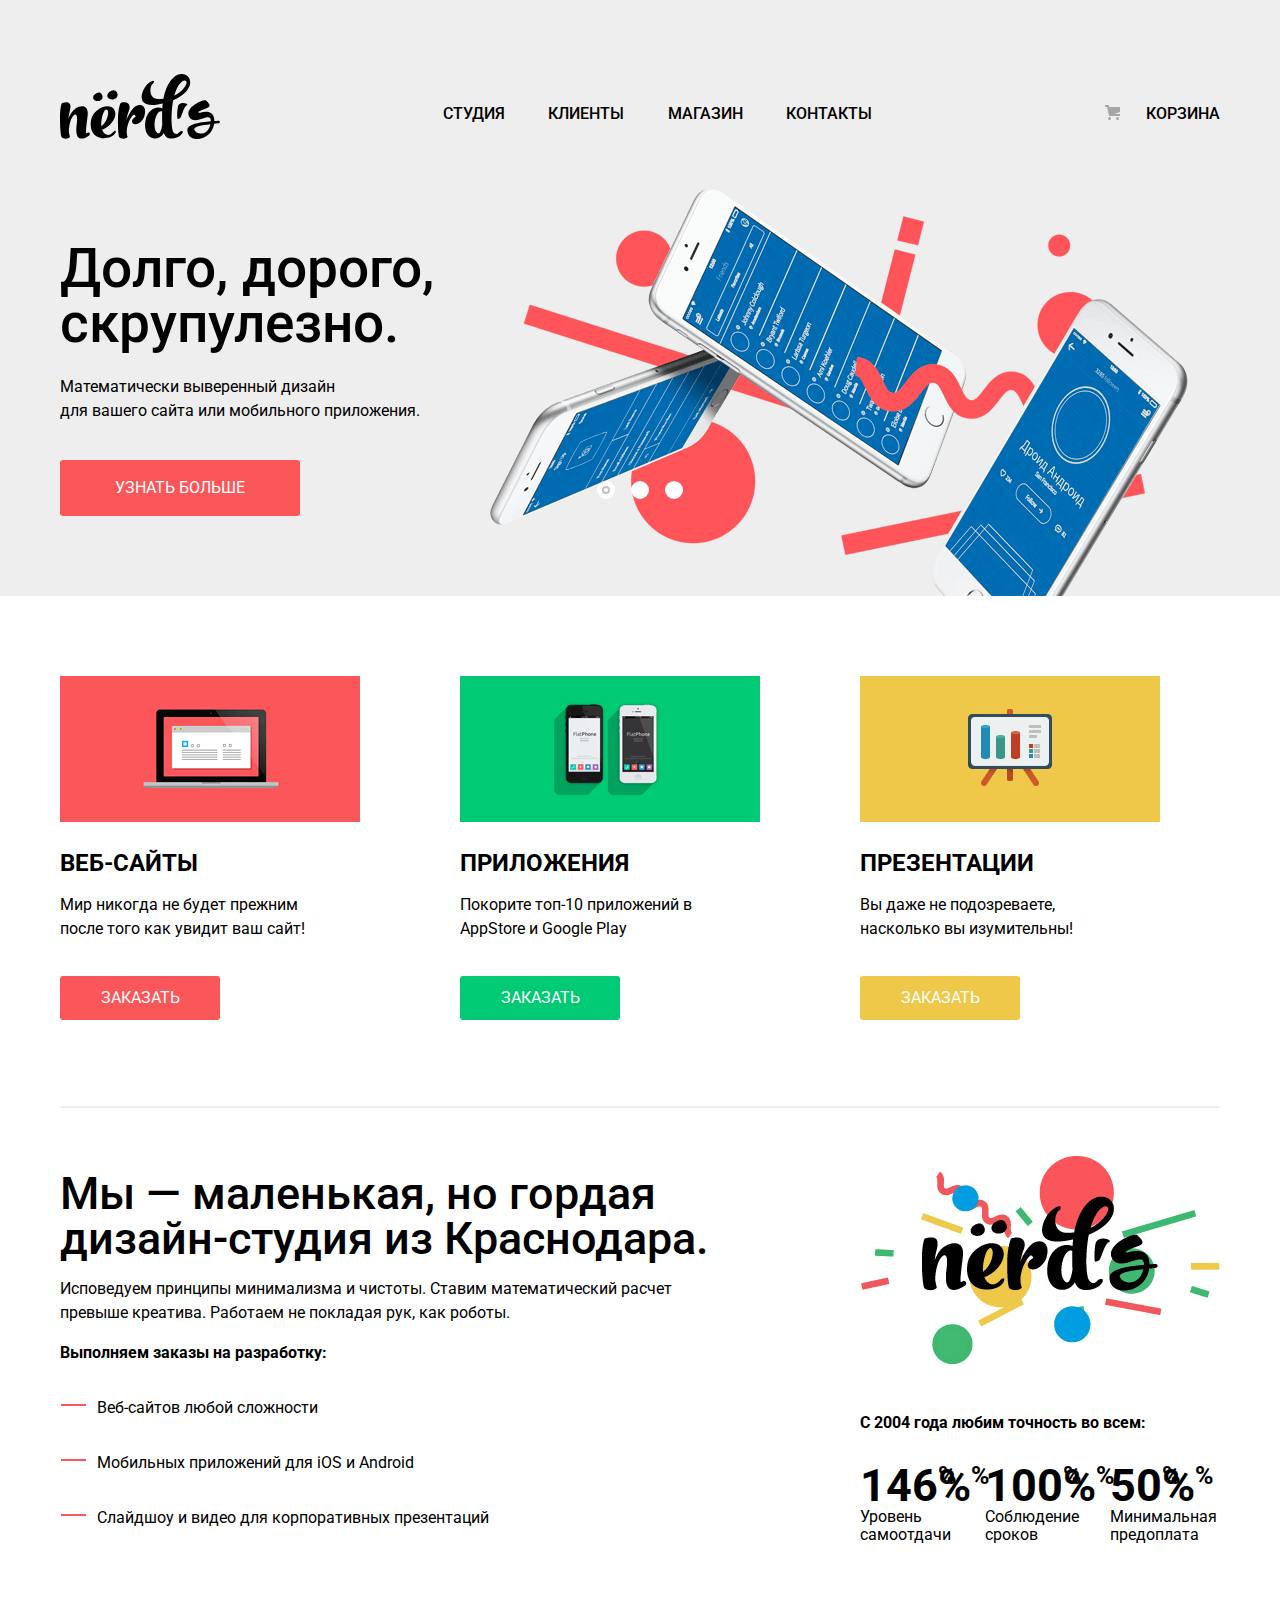
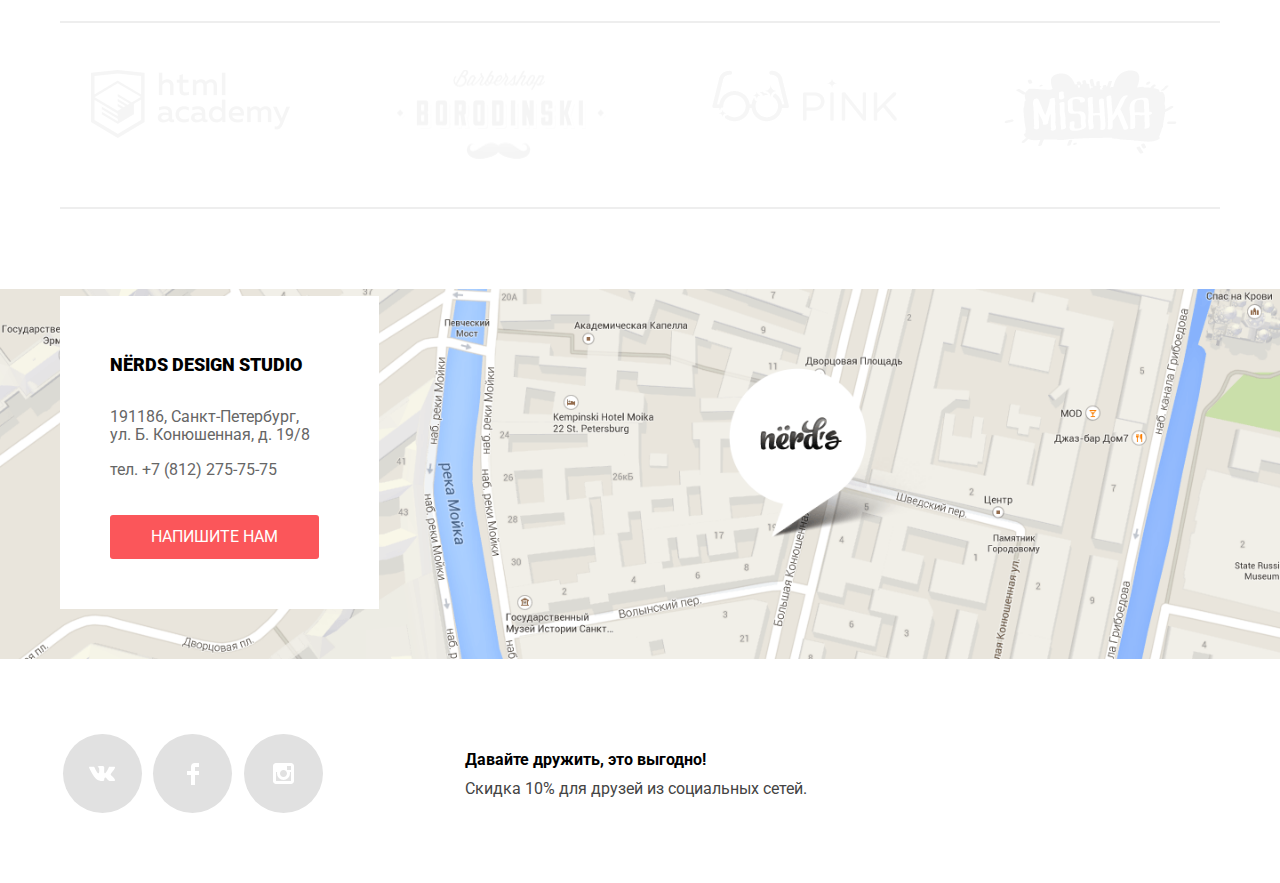
<file: index.html>
<!DOCTYPE html>
<html lang="ru">
  <head>
    <meta charset="UTF-8" />
    <meta name="viewport" content="width=device-width, initial-scale=1.0">
    <meta http-equiv="X-UA-Compatible" content="IE=edge">
    <title>Дизайн-студия Nerds</title>
    <link rel="stylesheet" href="normalize.css" />
    <link rel="stylesheet" href="style.css" />
    <link href="https://fonts.googleapis.com/css?family=Roboto:400,500,700&display=swap&subset=cyrillic" rel="stylesheet">
    <link
      href="https://fonts.googleapis.com/css?family=Indie+Flower"
      rel="stylesheet"
    />
    <link
      href="https://fonts.googleapis.com/css?family=Pacifico"
      rel="stylesheet"
    />
    <link
      href="https://fonts.googleapis.com/css?family=Shadows+Into+Light"
      rel="stylesheet"
    />
  </head>
  <body>
    <header class="main-header">
      <div class="container">
      <nav class="main-navigation">
      
        <a class="main-header-logo"><img src="img/index.logo.svg" width="160" height="65" alt="Логотип дизайн-студии Nerds"
        /></a>

        <ul class="site-navigation">
          <li><a href="#">Студия</a></li>
          <li><a href="#">Клиенты</a></li>
          <li><a href="catalog.html">Магазин</a></li>
          <li><a href="#">Контакты</a></li>
        </ul>
        <ul class="user-navigation">
          <li><a class="shopping-cart" href="#">Корзина</a></li>
        </ul>
        </nav>
        
      <h1 class="visually-hidden">Сайт Nerds</h1>
      <section class="slider">
      
          <h2 class="visually-hidden">Преимущества</h2>
          <input type="radio" id="btn-1" name="toggle" checked>
          <input type="radio" id="btn-2" name="toggle">
          <input type="radio" id="btn-3" name="toggle">
          <div class="slider-controls">
<label for="btn-1"></label>
<label for="btn-2"></label>
<label for="btn-3"></label>
          </div>
          <ul class="slider-list">
        <li class="slider-item">
          <h3>Долго, дорого,</br> скрупулезно.</h3>
          <p>
            Математически выверенный дизайн</br> для вашего сайта или мобильного
            приложения.
          </p>
         <a href="#" class="slider-item-btn btn">Узнать больше</a>
        </li>

        <li class="slider-item">
          <h3>Любим математику</br> как никто другой</h3>
          <p>
            Никакого креатива, только математические формулы</br> для расчета
            идеальных пропорций.
          </p>
         <a href="#" class="slider-item-btn btn">Узнать больше</a>
        </li>

        <li class="slider-item">
          <h3>Только ночь,</br> только хардкор</h3>
          <p>
            Работать днем, как все? Мы против этого.</br> Ближе к полуночи работа
            только начинается.
          </p>
          <a href="#" class="slider-item-btn btn">Узнать больше</a>
        </li>
        </ul>

      </section>
      </div>
    </header>
    <main>
      
      <div class="company container">
      <section class="products">
        <h2 class="visually-hidden">Продукты студии</h2>

        <ul class="products-list">
          <li class="products-item web">
          <img src="img/web.png" width="300" height="146" alt="Веб-сайты">
            <h3>Веб-сайты</h3>
            <p>Мир никогда не будет прежним </br>после того как увидит ваш сайт!</p>
            <a href="#" class="btn">Заказать</a>
          </li>
          <li class="products-item app">
            <img src="img/app.png" width="300" height="146" alt="Приложения">
            <h3>Приложения</h3>
            <p>Покорите топ-10 приложений в AppStore и Google Play</p>
            <a href="#" class="btn">Заказать</a>
          </li>
          <li class="products-item presentation">
            <img src="img/presentation.png" width="300" height="146" alt="Презентации">
            <h3>Презентации</h3>
            <p>Вы даже не подозреваете,</br> насколько вы изумительны!</p>
            <a href="#" class="btn">Заказать</a>
          </li>
        </ul>
      </section>
      <section class="about-us">
        <h2 class="visually-hidden">О студии</h2>
        <div class="left-column">
        <h3>Мы — маленькая, но гордая</br>
дизайн-студия из Краснодара.</h3>
<p>
  Исповедуем принципы минимализма и чистоты. Ставим математический расчет
превыше креатива. Работаем не покладая рук, как роботы.
</p>
<div></div>
<b>Выполняем заказы на разработку:</b>
<ul class="features-list">
	<li>Веб-сайтов любой сложности</li>

	<li>Мобильных приложений для iOS и Android</li>

	<li>Слайдшоу и видео для корпоративных презентаций</li>
</div>
<div class="right-column">
  <img src="img/logo.png" width="360" height="208">
  <div class="statistics">
<b>С 2004 года любим точность во всем:</b>
<ul class="statistics-list">
  <p><li><div class="statistics-item"><span>146</span><span>%</span></div>Уровень самоотдачи</li></p>
  <p><li><div class="statistics-item"><span>100</span><span>%</span></div>Соблюдение сроков</li></p>
  <p><li><div class="statistics-item"><span>50</span><span>%</span></div>Минимальная предоплата</li></p>
  </ul>
  </div>
  </div>
  
        </section>
      <section class="our-clients">
         <h2 class="visually-hidden">Наши клиенты</h2>
        <ul class="our-clients-logo">
          <li><a href="#"><img src="img/html-academy-logo.png" width="199" height="68" alt="Логотип HTML Academy"></a></li>
          <li><a href="#"><img src="img/borodinski-logo.png" width="209" height="90" alt="Логотип барбершопа «Бородинский»"></a></li>
          <li><a href="#"><img src="img/pink-logo.png" width="185" height="52" alt="Логотип Pink"></a></li>
          <li><a href="#"><img src="img/mishka-logo.png" width="173" height="84" alt="Логотип Mishka"></a></li>
        </ul>
      </div>
      </section>
      <section class="map">
      
      <div id="map"></div>
      <p>
        <img
          src="img/map.png"
          width="100%"
          height="auto"
          alt="Офис компании по адресу ул. Большая Конюшенная 19/8, Санкт-Петербург"
        />
        </p>
      
      <div class="contacts container">
        <div class="contacts-info"><h3><b>NЁRDS DESIGN STUDIO</b></h3><p>191186, Санкт-Петербург,</br> 
ул. Б. Конюшенная, д. 19/8</br></p>

<p>тел. +7 (812) 275-75-75</p>
<button class="write-us btn">Напишите нам</button></div>
</div>

      </section>
    </main>
    <footer class="main-footer">
      <div class="container">
        <div class="social">
      <ul>
        <li><a class="social-btn" href="#"><span class="visually-hidden">Вконтакте</span><svg xmlns="http://www.w3.org/2000/svg" width="26" height="15"><path fill="#FFF" d="M16.138 11.51c.956-.309 2.18 2.04 3.483 2.939.978.681 1.727.534 1.727.534l3.473-.05s1.815-.112.957-1.554c-.071-.12-.503-1.069-2.585-3.022-2.177-2.043-1.882-1.712.739-5.244 1.597-2.153 2.236-3.468 2.036-4.028-.192-.539-1.365-.399-1.365-.399L20.69.713c-.381.001-.704.119-.851.515-.003.004-.621 1.666-1.445 3.079-1.741 2.989-2.436 3.148-2.724 2.961-.661-.433-.494-1.737-.494-2.664 0-2.897.432-4.105-.846-4.417-.427-.104-.739-.172-1.828-.182-1.392-.021-2.574 0-3.244.329-.445.223-.786.712-.579.74.26.035.843.16 1.155.586.401.552.389 1.789.389 1.789s.229 3.411-.54 3.834c-.528.29-1.25-.302-2.803-3.016-.793-1.388-1.392-2.922-1.392-2.922s-.116-.285-.326-.441c-.25-.185-.6-.244-.6-.244L.848.684S.29.7.085.946c-.182.218-.015.668-.015.668s2.909 6.881 6.203 10.347c3.02 3.182 6.452 2.971 6.452 2.971h1.555s.469-.054.709-.312c.224-.24.214-.691.214-.691s-.031-2.109.935-2.419z"/></svg></a></li>
        <li><a class="social-btn" href="#"><span class="visually-hidden">Фейсбук</span><svg xmlns="http://www.w3.org/2000/svg" width="12" height="22"><path fill="#FFF" d="M12 4V0H8a4 4 0 00-4 4v4H0v4h4v10h4V12h4V8H8V4h4z"/></svg></a></li>
        <li><a class="social-btn" href="#"><span class="visually-hidden">Инстаграм</span><svg xmlns="http://www.w3.org/2000/svg" width="21" height="21"><path fill="#FFF" d="M18 0H3C1.35 0 0 1.35 0 3v15c0 1.65 1.35 3 3 3h15c1.65 0 3-1.35 3-3V3c0-1.65-1.35-3-3-3zm-7.5 7c1.93 0 3.5 1.57 3.5 3.5S12.43 14 10.5 14 7 12.43 7 10.5 8.57 7 10.5 7zM18 18H3V9h1.181A6.504 6.504 0 004 10.5a6.5 6.5 0 1013 0 6.45 6.45 0 00-.181-1.5H18v9zm0-11h-4V3h4v4z"/></svg></a></li>
      </ul></div>
      <div class="footer-text">
      <b>Давайте дружить, это выгодно!</b><p>Скидка 10% для друзей из социальных сетей.</p>
      </div>
      </div>
      <div class="overlay"></div>
    </footer>
    
    <section class="modal modal-feedback">
      <h2>Напишите нам</h2>
      <form
            class="modal-feedback-form"
            action="https://echo.htmlacademy.ru/"
            method="post"
          >
        <p class="feedback-form"><label for="name">Ваше имя:</label><input
            id="name"
            type="text"
            name="username"
            placeholder="Имя Фамилия"
          /></p>
        <p class="feedack-form"><label for="email">Ваш e-mail:</label><input
            id="email"
            type="email"
            name="email"
            placeholder="email@example.com"
          /></p>
        <p class="feedback-form-textarea"><label for="feedback">Текст письма:</label><textarea id="feedback" name="feedback" placeholder="В свободной форме" rows="5"></textarea></p>
        <button class="btn" type="submit">Отправить</button>
      </form>
      <button class="modal-close" type="button">Закрыть</button>
      
    </section>
    
    <script src="script.js"></script>
      <script
      src="https://api-maps.yandex.ru/2.1/?lang=ru_RU"
      type="text/javascript"
    ></script>
    <script src="map.js" type="text/javascript"></script>
  </body>
</html>
</file>
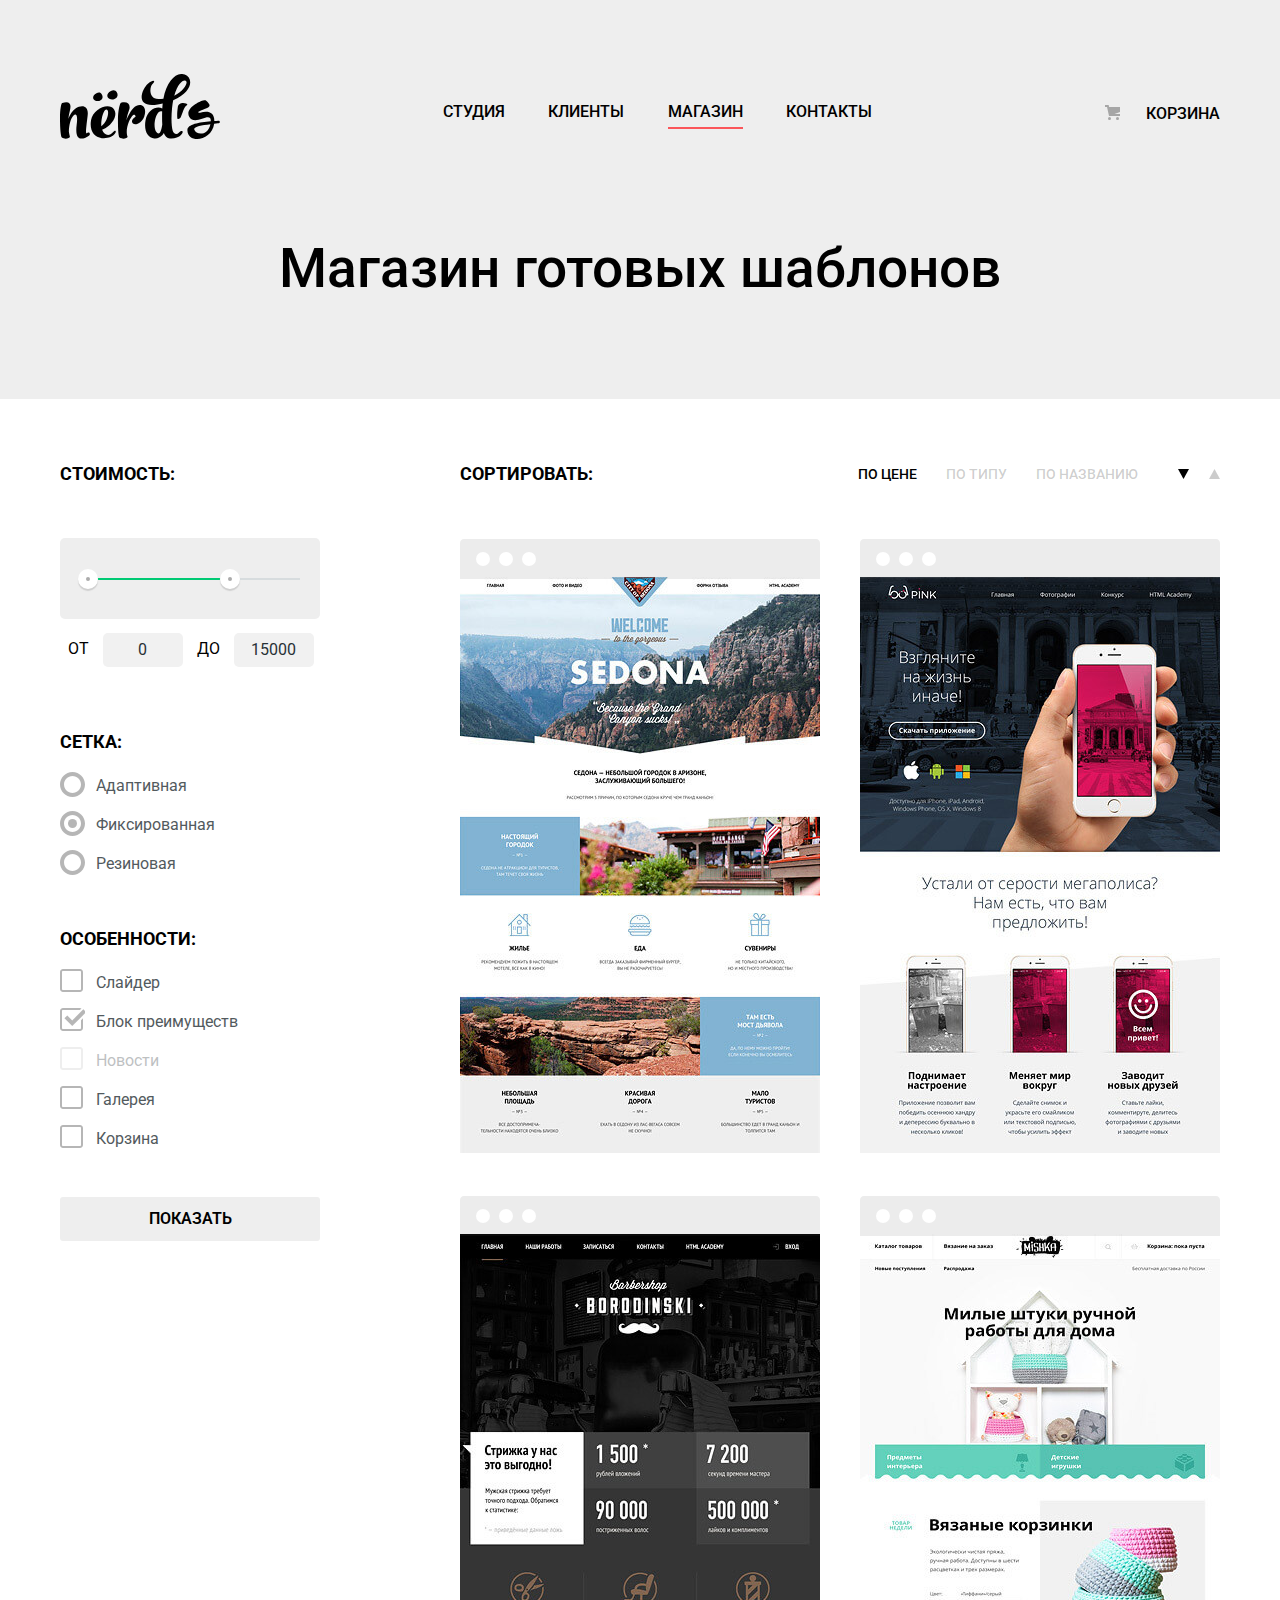
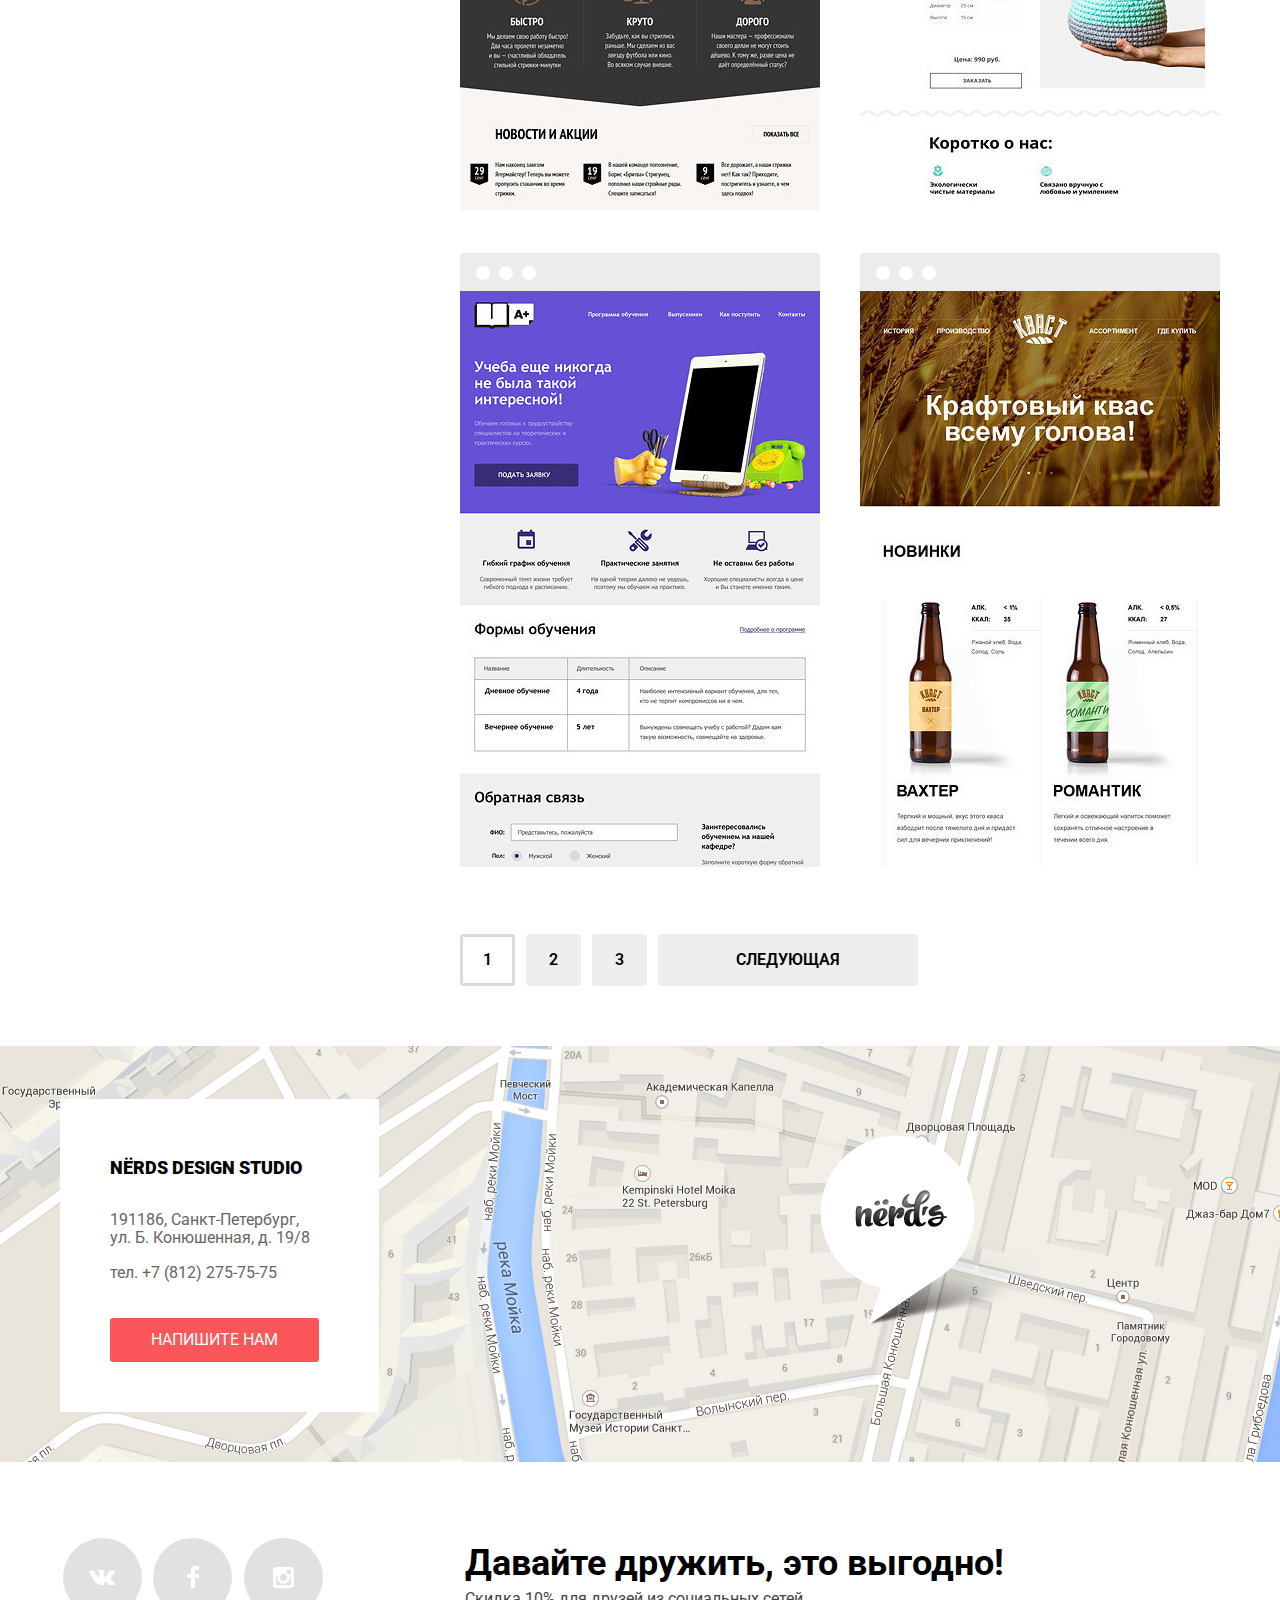
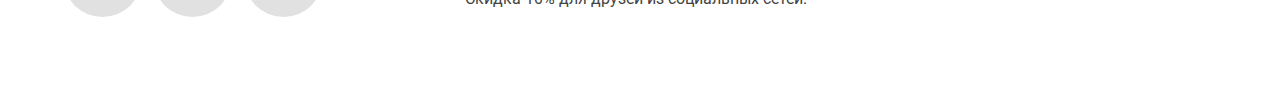
<file: catalog.html>
<!DOCTYPE html>
<html lang="ru">
  <head>
    <meta charset="UTF-8" />
    <meta http-equiv="X-UA-Compatible" content="ie=edge" />
    <title>Каталог работ</title>
    <link rel="stylesheet" href="normalize.css" />
    <link rel="stylesheet" href="style.min.css" />
    <link href="https://fonts.googleapis.com/css?family=Roboto:400,500,700&display=swap&subset=cyrillic" rel="stylesheet">
    <link
      href="https://fonts.googleapis.com/css?family=Indie+Flower"
      rel="stylesheet"
    />
    <link
      href="https://fonts.googleapis.com/css?family=Pacifico"
      rel="stylesheet"
    />
    <link
      href="https://fonts.googleapis.com/css?family=Shadows+Into+Light"
      rel="stylesheet"
    />
  </head>
  <body class="inner-page">
    <header class="main-header">
      <div class="container">
      <nav class="main-navigation">
      
        <a href="index.html" class="main-header-logo"><img src="img/index.logo.svg" width="160" height="65" alt="Логотип дизайн-студии Nerds"
        /></a>

        <ul class="site-navigation">
          <li><a href="#">Студия</a></li>
          <li><a href="#">Клиенты</a></li>
          <li><a class="site-navigation-current" href=#>Магазин</a></li>
          <li><a href="#">Контакты</a></li>
        </ul>
        <ul class="user-navigation">
          <li><a class="shopping-cart" href="#">Корзина</a></li>
        </ul>
        
        </nav>
        <h1 class="visually-hidden">Сайт Nerds</h1>
        <div class="page-title">
        <h2>Магазин готовых шаблонов</h2>
        </div>
        </div>
</header>
<main>
  
  <section class="catalog container">
    <h3 class="visually-hidden">Фильтр шаблонов</h3>
  <section class="filters">
     <h3 class="visually-hidden">Фильтр</h3>
    <form class="filter" method="get" action="https://echo.htmlacademy.ru/">
    <fieldset class="filter-item">
      <legend>Стоимость:</legend>
      <div class="range-filters">
      <div class="range-controls">
        <div class="scale">
          <div class="bar"></div>
          </div>
            <div class="toggle toggle-min"></div>
            <div class="toggle toggle-max"></div>
      </div>
      <div class="price-controls">
      <label class="min-price">от <input name="min-price" type="text" value="0"></label>
      <label class="max-price">до <input name="max-price" type="text" value="15000"></label>
      </div>
      </div>
    </fieldset>
    <fieldset class="layout"> <legend>Сетка:</legend>
    <ul>
      <li class="filter-option"><input class="visually-hidden filter-input filter-input-radio" type="radio" id="adaptive" name="layout" value="adaptive"><label for="adaptive">Адаптивная</label></li>
    <li class="filter-option"><input class="visually-hidden filter-input filter-input-radio" type="radio" id="fixed" name="layout" value="fixed" checked><label for="fixed">Фиксированная</label></li>
    <li class="filter-option"><input class="visually-hidden filter-input filter-input-radio" type="radio" id="liquid" name="layout" value="liquid"><label for="liquid">Резиновая</label></li>
    </ul>
    </fieldset>
    <fieldset class="features">
    <legend>Особенности:</legend>
    <ul>
      <li class="filter-option"><input class="visually-hidden filter-input filter-input-checkbox" type="checkbox" id="slider" name="features" value="slider"><label for="slider">Слайдер</label></li>
    <li class="filter-option"><input class="visually-hidden filter-input filter-input-checkbox" type="checkbox" id="features-block" name="features" value="features-block" checked><label for="features-block">Блок преимуществ</label></li>
    <li class="filter-option"><input class="visually-hidden filter-input filter-input-checkbox" type="checkbox" id="news" name="features" value="news" disabled><label for="news">Новости</label></li>
    <li class="filter-option"><input class="visually-hidden filter-input filter-input-checkbox" type="checkbox" id="gallery" name="features" value="gallery"><label for="gallery">Галерея</label></li>
    <li class="filter-option"><input class="visually-hidden filter-input filter-input-checkbox" type="checkbox" id="shopping-cart" name="features" value="shopping-cart"><label for="shopping-cart">Корзина</label></li>
    </ul>
    </fieldset>
      <button type="submit" class="filter-btn btn">Показать</button>
        </form>
  </section>
<section class="templates">
  <h3 class="visually-hidden">Шаблоны</h3>
  <div class="templates-filter">
  <h4>Сортировать:</h4>
  <ul class="templates-filter-list">
    <li><button class="templates-filter-item active">По цене</button></li>
    <li><button class="templates-filter-item">По типу</button></li>
    <li><button class="templates-filter-item">По названию</button></li>
  </ul>
      <ul class="templates-filter-dir">
    <li><button class="templates-filter-dir-item active"><svg xmlns="http://www.w3.org/2000/svg" width="11" height="10" viewBox="0 0 11 10"><path fill="#231F20" d="M5.5 10L0 0h11"/></svg></button></li>
    <li><button class="templates-filter-dir-item"><svg xmlns="http://www.w3.org/2000/svg" width="11" height="10" viewBox="0 0 11 10"><path fill="#231F20" d="M5.5 0L0 10h11z"/></svg></button></li>
    </ul>
  </div>
  <div class="templates-info">
    <div class="templates-item">
  <div class="templates-img"><img src="img/sedona.jpg" width="360" height="576" alt="Шаблон Sedona"></div>
  <div class="templates-description"><header>Sedona</header><p>Информационный сайт <br> для туристов</p><button class="btn">9 900 руб.</button></div>
  </div>
  <div class="templates-item">
  <div class="templates-img"><img src="img/pink.jpg" width="360" height="576" alt="Шаблон Pink"></div><div class="templates-description"><header>Pink app</header><p>Продуктовый лендинг<br>
приложения для iOS и Android</p><button class="btn">9 900 руб.</button></div></div>
  <div class="templates-item">
  <div class="templates-img"><img src="img/barbershop.jpg" width="360" height="576" alt="Шаблон Barbershop"></div><div class="templates-description"><header>Barbershop</header><p>Сайт салоны красоты.<br>Для мужчин, да.</p><button class="btn">9 900 руб.</button></div></div>
  <div class="templates-item">
  <div class="templates-img"><img src="img/mishka.jpg" width="360" height="576" alt="Шаблон Mishka"></div><div class="templates-description"><header>Mishka</header><p>Интернет-магазин<br> 
вязаных игрушек</p><button class="btn">9 900 руб.</button></div></div>
  <div class="templates-item">
  <div class="templates-img"><img src="img/aplus.jpg" width="360" height="576" alt="Шаблон Aplus"></div><div class="templates-description"><header>A plus</header><p>Лендинг курсов повышения<br> квалификации</p><button class="btn">9 900 руб.</button></div></div>
  <div class="templates-item">
  <div class="templates-img"><img src="img/kvast.jpg" width="360" height="576" alt="Шаблон Kvast"></div><div class="templates-description"><header>Кваст</header><p>Промо-сайт производителя<br>
крафтового кваса</p><button class="btn">9 900 руб.</button></div>
  </div></div>
<ul class="pagination"> 
  
          <li class="pagination-item pagination-item-current"><a>1</a></li>
          <li class="pagination-item"><a href="#">2</a></li>
          <li class="pagination-item"><a href="#">3</a></li>
          <li class="pagination-item"><button class="pagination-btn btn">Следующая</button></li>
</ul>
</section>
</section>
<section class="map">
      <div id="map"></div>
      <div class="map-wrapper">
          <img
            src="img/map.png"
            width="1440"
            height="416"
            alt="Карта офиса компании"
          />
        </div>
      
      <div class="contacts container">
        <div class="contacts-info"><h3><strong>NЁRDS DESIGN STUDIO</strong></h3><p>191186, Санкт-Петербург,<br> 
   ул. Б. Конюшенная, д. 19/8<br></p>

   <p>тел. +7 (812) 275-75-75</p>
   <button class="write-us btn">Напишите нам</button></div>
   </div>

    </section> 
  </main>
    <footer class="main-footer">
      <div class="container">
        <div class="social">
      <ul>
        <li><a class="social-btn" href="#"><span class="visually-hidden">Вконтакте</span><svg xmlns="http://www.w3.org/2000/svg" width="26" height="15"><path fill="#FFF" d="M16.138 11.51c.956-.309 2.18 2.04 3.483 2.939.978.681 1.727.534 1.727.534l3.473-.05s1.815-.112.957-1.554c-.071-.12-.503-1.069-2.585-3.022-2.177-2.043-1.882-1.712.739-5.244 1.597-2.153 2.236-3.468 2.036-4.028-.192-.539-1.365-.399-1.365-.399L20.69.713c-.381.001-.704.119-.851.515-.003.004-.621 1.666-1.445 3.079-1.741 2.989-2.436 3.148-2.724 2.961-.661-.433-.494-1.737-.494-2.664 0-2.897.432-4.105-.846-4.417-.427-.104-.739-.172-1.828-.182-1.392-.021-2.574 0-3.244.329-.445.223-.786.712-.579.74.26.035.843.16 1.155.586.401.552.389 1.789.389 1.789s.229 3.411-.54 3.834c-.528.29-1.25-.302-2.803-3.016-.793-1.388-1.392-2.922-1.392-2.922s-.116-.285-.326-.441c-.25-.185-.6-.244-.6-.244L.848.684S.29.7.085.946c-.182.218-.015.668-.015.668s2.909 6.881 6.203 10.347c3.02 3.182 6.452 2.971 6.452 2.971h1.555s.469-.054.709-.312c.224-.24.214-.691.214-.691s-.031-2.109.935-2.419z"/></svg></a></li>
        <li><a class="social-btn" href="#"><span class="visually-hidden">Фейсбук</span><svg xmlns="http://www.w3.org/2000/svg" width="12" height="22"><path fill="#FFF" d="M12 4V0H8a4 4 0 00-4 4v4H0v4h4v10h4V12h4V8H8V4h4z"/></svg></a></li>
        <li><a class="social-btn" href="#"><span class="visually-hidden">Инстаграм</span><svg xmlns="http://www.w3.org/2000/svg" width="21" height="21"><path fill="#FFF" d="M18 0H3C1.35 0 0 1.35 0 3v15c0 1.65 1.35 3 3 3h15c1.65 0 3-1.35 3-3V3c0-1.65-1.35-3-3-3zm-7.5 7c1.93 0 3.5 1.57 3.5 3.5S12.43 14 10.5 14 7 12.43 7 10.5 8.57 7 10.5 7zM18 18H3V9h1.181A6.504 6.504 0 004 10.5a6.5 6.5 0 1013 0 6.45 6.45 0 00-.181-1.5H18v9zm0-11h-4V3h4v4z"/></svg></a></li>
      </ul></div>
      <div class="footer-text">
      <strong>Давайте дружить, это выгодно!</strong><p>Скидка 10% для друзей из социальных сетей.</p>
      </div>
      </div>
      <div id="overlay"></div>
    </footer>
    
    <section class="modal modal-feedback">
      <h3>Напишите нам</h3>
      <form
            class="modal-feedback-form"
            action="https://echo.htmlacademy.ru/"
            method="post"
          >
        <p class="feedback-form"><label for="name">Ваше имя:</label><input
            id="name"
            type="text"
            name="username"
            placeholder="Имя Фамилия"
          /></p>
        <p class="feedack-form"><label for="email">Ваш e-mail:</label><input
            id="email"
            type="email"
            name="email"
            placeholder="email@example.com"
          /></p>
        <p class="feedback-form-textarea"><label for="feedback">Текст письма:</label><textarea id="feedback" name="feedback" placeholder="В свободной форме" rows="5"></textarea></p>
        <button class="btn" type="submit">Отправить</button>
      </form>
      <button class="modal-close" type="button">Закрыть</button>
    </section>
    <script src="script.min.js"></script>
      <script
      src="https://api-maps.yandex.ru/2.1/?lang=ru_RU"></script>
    <script src="map.min.js"></script>

  </body>
</html>
</file>
<file: style.css>
html {
  -webkit-box-sizing: border-box;
  box-sizing: border-box;
}

body {
  min-width: 1200px;

  padding: 0;
  font-family: Roboto, Arial, sans-serif;
  font-size: 16px;
  line-height: 24px;
  font-weight: 400;
  color: #000000;
  background-color: #ffffff;
  -webkit-box-sizing: border-box;
  box-sizing: border-box;
}
.overlay {
  position: fixed;
  top: 0;
  left: 0;
  right: 0;
  bottom: 0;
  background-color: rgba(0, 0, 0, 0.5);
  opacity: 0;
  pointer-events: none;
  z-index: 998;
}

.overlay .active {
  opacity: 1;
  pointer-events: auto;
}

a {
  text-decoration: none;
}

.visually-hidden:not(:focus):not(:active),
input[type="checkbox"].visually-hidden,
input[type="radio"].visually-hidden {
  position: absolute;

  width: 1px;
  height: 1px;
  margin: -1px;
  border: 0;
  padding: 0;

  white-space: nowrap;

  -webkit-clip-path: inset(100%);

  clip-path: inset(100%);
  clip: rect(0 0 0 0);
  overflow: hidden;
}

.main-header {
  background-color: #eeeeee;
}

.main-header-logo {
  display: block;
  width: 160px;
  height: 65px;
  margin-left: -140px;
  opacity: 1;
}

.main-header-logo:hover,
.main-header-logo:focus {
  opacity: 0.7;
}

.main-header-logo:active {
  opacity: 0.3;
}

.main-navigation {
  line-height: 30px;
  text-transform: uppercase;
  color: #000000;
  display: -webkit-box;
  display: -ms-flexbox;
  display: flex;
  -webkit-box-pack: justify;
  -ms-flex-pack: justify;
  justify-content: space-between;
  -ms-flex-wrap: wrap;
  flex-wrap: wrap;
  -webkit-box-align: end;
  -ms-flex-align: end;
  align-items: flex-end;
  font-weight: 500;
  padding-top: 74px;
  margin-left: 140px;
}

.site-navigation,
.user-navigation {
  list-style: none;
  margin: 0;
  padding: 0;
  display: -webkit-box;
  display: -ms-flexbox;
  display: flex;
  -webkit-box-pack: justify;
  -ms-flex-pack: justify;
  justify-content: space-between;
}

.site-navigation a,
.user-navigation a {
  color: #000000;
  display: block;
  margin-bottom: 10px;
}

.site-navigation:not(:last-of-type) a {
  margin-right: 10px;
}

.site-navigation {
  -ms-flex-preferred-size: 440px;
  flex-basis: 440px;
  display: -webkit-box;
  display: -ms-flexbox;
  display: flex;
  -ms-flex-wrap: wrap;
  flex-wrap: wrap;
}

.user-navigation {
  max-width: 115px;
}

.shopping-cart {
  padding-left: 41px;
  position: relative;
}

.shopping-cart::before {
  content: "";
  position: absolute;
  left: 0px;
  top: 6px;

  width: 15px;
  height: 15px;
  background: url(img/cart-icon.svg) no-repeat 0 0;
}

.site-navigation a:hover,
.site-navigation a:focus,
.user-navigation a:hover,
.user-navigation a:focus {
  color: #fb565a;
}

.site-navigation a:active,
.user-navigation a:active {
  color: rgba(0, 0, 0, 0.3);
}

.site-navigation-current,
.user-navigation-current {
  border-bottom: 2px solid #fb565a;
}

.container {
  width: 1160px;
  margin: 0 auto;
  padding: 0;
}

.slider {
  position: relative;
}

.slider input[type="radio"] {
  opacity: 0;
  padding: 0;
  margin: 0;
  -webkit-box-sizing: border-box;
  box-sizing: border-box;
}

.slider-controls {
  position: absolute;
  left: 50%;
  bottom: 105px;
  z-index: 100;
  width: 160px;
  height: 18px;
  font-size: 0;
  text-align: center;
  font-size: 0;
  -webkit-transform: translateX(-50%);
  -ms-transform: translateX(-50%);
  transform: translateX(-50%);
}

.slider-controls label {
  position: relative;

  display: inline-block;
  width: 18px;
  height: 18px;
  padding: 8px;
  cursor: pointer;

  border-radius: 50%;
}

.slider-controls label::before {
  content: "";

  position: absolute;
  z-index: 1;
  width: 18px;
  height: 18px;

  top: 8px;
  left: 8px;
  cursor: pointer;

  border-radius: 50%;

  background-color: #ffffff;
}

.slider-list {
  margin: 0;
  padding: 0;
  list-style: none;
}

.slider-item {
  display: none;
  min-height: 275px;
  padding: 0;
  margin: 0;
  padding-top: 78px;
  padding-bottom: 80px;
}

.slider-item:nth-child(1) {
  background-image: url("img/slide1.png");
  background-repeat: no-repeat;
  background-position: 93% 25px;
}

.slider-item:nth-child(2) {
  background-image: url("img/slide2.png");
  background-repeat: no-repeat;
  background-position: 100% 3px;
}

.slider-item:nth-child(3) {
  background-image: url("img/slide3.png");
  background-repeat: no-repeat;
  background-position: 100% 22px;
}

#btn-1:checked ~ .slider-controls label[for="btn-1"]::after,
#btn-2:checked ~ .slider-controls label[for="btn-2"]::after,
#btn-3:checked ~ .slider-controls label[for="btn-3"]::after {
  content: "";

  position: absolute;
  left: 50%;
  top: 50%;
  z-index: 2;

  width: 4px;
  height: 4px;
  margin: -4px;

  background-color: inherit;
  border: 2px solid #c1c1c1;
  border-radius: 50%;
}

.main-header h3,
h2 {
  font-size: 55px;
  line-height: 55px;
  font-weight: 500;
  margin: 0;
  padding: 0;
}

.slider-item h3 {
  margin-bottom: 24px;
}

.slider-item p {
  margin: 0;
  margin-bottom: 37px;
}

#btn-1:checked ~ .slider-list .slider-item:nth-child(1),
#btn-2:checked ~ .slider-list .slider-item:nth-child(2):nth-child(2),
#btn-3:checked ~ .slider-list .slider-item:nth-child(3) {
  display: block;
}

.products {
  margin-top: 80px;

  padding-bottom: 80px;
  border-bottom: 2px solid #eeeeee;
}

.products-list {
  list-style: none;
  margin: 0;
  padding: 0;
  min-height: 350px;
  display: -webkit-box;
  display: -ms-flexbox;
  display: flex;
}

.products-item {
  width: 300px;
  text-align: left;
  display: -webkit-box;
  display: -ms-flexbox;
  display: flex;
  -webkit-box-orient: vertical;
  -webkit-box-direction: normal;
  -ms-flex-direction: column;
  flex-direction: column;
}
.products-item:not(:last-of-type) {
  margin-right: 100px;
}

.products-item h3 {
  margin: 0;
  padding: 0;
  font-size: 24px;
  line-height: 30px;
  text-transform: uppercase;
  color: #000000;
  padding-top: 26px;
  padding-bottom: 15px;
}

.products-item p {
  margin: 0;
  padding: 0;
  margin-bottom: 35px;
}

.about-us {
  padding: 0;
  margin: 0;
  margin-top: 48px;
  display: -webkit-box;
  display: -ms-flexbox;
  display: flex;
  -webkit-box-pack: justify;
  -ms-flex-pack: justify;
  justify-content: space-between;
  -webkit-box-align: center;
  -ms-flex-align: center;
  align-items: center;
  width: 1160px;
}

.left-column h3,
.modal h2 {
  font-size: 45px;
  line-height: 45px;
  margin: 0;
  padding: 0;
  font-weight: 500;

  color: #000000;
}

.about-us strong {
  color: #000000;
  text-transform: uppercase;
  margin: 0;
  padding: 0;
}

.left-column {
  width: 665px;
  margin: 0;
  padding: 0;
}

.right-column {
  width: 360px;
  margin: 0;
  padding: 0;
}

.left-column .description {
  margin: 0;
  padding: 0;
  padding-top: 33px;
  padding-bottom: 40px;
}

.right-column li {
  line-height: 18px;
}

.features-list {
  list-style: none;
  margin: 0;
  padding: 0;
}

.features-list li {
  padding-top: 31px;
  margin-left: 37px;
  position: relative;
}
.features-list p {
  margin: 0;
  padding: 0;
}

.features-list li::before {
  content: "";
  position: absolute;
  top: 39px;
  left: -36px;
  width: 25px;
  height: 2px;
  background-color: #fb565a;
}

.statistics {
  margin: 0;
  padding: 0;
  padding-top: 40px;
}

.statistics strong {
  display: block;
  text-align: center;
  margin-bottom: 28px;
}

.statistics-list {
  margin: 0;
  padding: 0;
  list-style: none;
  display: -webkit-box;
  display: -ms-flexbox;
  display: flex;
  -webkit-box-pack: justify;
  -ms-flex-pack: justify;
  justify-content: space-between;
}

.statistics-list li {
  margin: 0;
  padding: 0;
  position: relative;
  margin-top: 28px;
  min-width: 115px;
}

.statistics-list p {
  margin: 0;
  margin-top: 13px;
  padding: 0;
  font-weight: 400;
}

.statistics-list li:not(:last-of-type) {
  margin-right: 10px;
}

.statistics-item {
  display: -webkit-box;
  display: -ms-flexbox;
  display: flex;
  -webkit-box-pack: start;
  -ms-flex-pack: start;
  justify-content: flex-start;
  -ms-flex-wrap: wrap;
  flex-wrap: wrap;
  margin: 0;
  padding: 0;
  list-style: none;
  font-weight: 700;
}

.statistics-list span {
  font-size: 45px;
  line-height: 45px;
  font-weight: 700;
}

.statistics-list span::after {
  content: "%";
  position: absolute;
  font-size: 25px;
  line-height: 25px;
  font-weight: 700;
}

.our-clients {
  border-top: 2px solid #eeeeee;
  border-bottom: 2px solid #eeeeee;
  padding: 47px 43px 40px 31px;
  margin-bottom: 80px;
  margin-top: 77px;
}

.our-clients-logo {
  list-style: none;
  display: -webkit-box;
  display: -ms-flexbox;
  display: flex;
  -webkit-box-pack: justify;
  -ms-flex-pack: justify;
  justify-content: space-between;
  margin: 0;
  padding: 0;
}

.our-clients-logo a {
  opacity: 0.2;
}

.our-clients-logo a:hover,
.our-clients-logo a:focus {
  opacity: 1;
}

.our-clients-logo a:active {
  opacity: 0.1;
}

.contacts {
  position: relative;
}

.contacts-info {
  position: absolute;
  z-index: 100;
  top: -370px;
  left: 0;

  width: 209px;

  padding: 54px 60px 50px 50px;
  background-color: #ffffff;
}

.contacts h3 {
  display: block;
  font-size: 18px;
  line-height: 30px;
  color: #000000;
  margin: 0;
  margin-bottom: 28px;
}

.contacts p {
  margin: 0;
  padding: 0;
  font-size: 16px;
  line-height: 18px;
  color: #666666;
}
.contacts p:first-of-type {
  margin-bottom: 17px;
}

.write-us.btn {
  margin: 0;
  margin-top: 36px;
  width: 209px;
}

.main-footer {
  display: -webkit-box;
  display: -ms-flexbox;
  display: flex;
  min-height: 217px;
  -webkit-box-pack: center;
  -ms-flex-pack: center;
  justify-content: center;
  -ms-flex-wrap: wrap;
  flex-wrap: wrap;
  -webkit-box-align: center;
  -ms-flex-align: center;
  align-items: center;
}

.main-footer > .container {
  display: -webkit-box;
  display: -ms-flexbox;
  display: flex;
  -webkit-box-align: center;
  -ms-flex-align: center;
  align-items: center;
}

.footer-text {
  margin-left: 140px;
  margin-top: 7px;
  margin-bottom: 7px;
}

.social {
  width: 265px;
  min-height: 80px;
}

.social ul {
  margin: 0 auto;
  padding: 0;
  list-style: none;
  display: -webkit-box;
  display: -ms-flexbox;
  display: flex;
  -webkit-box-pack: justify;
  -ms-flex-pack: justify;
  justify-content: space-between;
  -webkit-box-align: center;
  -ms-flex-align: center;
  align-items: center;
  -ms-flex-wrap: wrap;
  flex-wrap: wrap;
  width: 260px;
}

.social a {
  width: 79px;
  height: 79px;
  display: -webkit-box;
  display: -ms-flexbox;
  display: flex;
  -webkit-box-align: center;
  -ms-flex-align: center;
  align-items: center;
  -webkit-box-pack: center;
  -ms-flex-pack: center;
  justify-content: center;
  background-color: #e1e1e1;
  border-radius: 50%;
}

.social-btn:active path {
  background-color: #d7373b;
  fill: rgba(255, 255, 255, 0.3);
}

.social-btn:active {
  -webkit-box-shadow: 0 3px rgba(0, 0, 0, 0.1) inset;
  box-shadow: 0 3px rgba(0, 0, 0, 0.1) inset;
}

.social li {
  padding-left: 10px;
}

.social li:first-child {
  padding: 0;
}

.footer-text strong {
  font-size: 36px;
  line-height: 36px;
  color: #000000;
}

.footer-text p {
  margin: 0;
  margin-top: 6px;

  font-size: 16px;
  line-height: 22px;
  color: #444444;
}

.btn {
  display: block;
  -webkit-box-sizing: border-box;
  box-sizing: border-box;
  width: 240px;
  font-size: 16px;
  line-height: 18px;
  text-transform: uppercase;
  color: #ffffff;
  background-color: #fb565a;
  border: none;
  text-align: center;
  text-decoration: none;
  border-radius: 3px;
  padding: 13px 0;
  cursor: pointer;
  margin: 0;
}
.btn:hover,
.btn:focus,
.social-btn:hover,
.social-btn:focus {
  background-color: #e74246;
}

.btn:active {
  background-color: #d7373b;
  color: rgba(255, 255, 255, 0.3);
  -webkit-box-shadow: 0 3px rgba(0, 0, 0, 0.1) inset;
  box-shadow: 0 3px rgba(0, 0, 0, 0.1) inset;
}

.products-item .btn {
  width: 160px;
}

.products-item .btn:active {
  color: rgba(255, 255, 255, 0.3);
  -webkit-box-shadow: 0 3px rgba(0, 0, 0, 0.1) inset;
  box-shadow: 0 3px rgba(0, 0, 0, 0.1) inset;
}

.app .btn {
  background-color: #00ca74;
}

.app .btn:hover,
.app .btn:focus {
  background-color: #00bc6c;
}

.app .btn:active {
  background-color: #00aa62;
}

.presentation .btn {
  background-color: #efc84a;
}

.presentation .btn:hover,
.presentation .btn:focus {
  background-color: #eab534;
}

.presentation .btn:active {
  background-color: #e5a722;
}

.main-header .btn {
  padding: 19px 0;
}

#map {
  width: 100%;
  height: 416px;
  z-index: 2;
  position: absolute;
}

.map {
  position: relative;
}

.map p {
  margin: 0;
  padding: 0;
}
.map-wrapper {
  text-align: center;
}

.map img {
  z-index: 1;
  opacity: 1;
}

.modal {
  position: fixed;

  background-color: #ffffff;
  color: #000000;
  z-index: 999;
}

.modal-close {
  position: absolute;
  top: 72px;
  right: 110px;
  width: 21px;
  height: 21px;
  font-size: 0;
  background-color: transparent;
  cursor: pointer;
  border: 0;
}

.modal-close::after {
  content: "";
  position: absolute;
  top: 0;
  left: 0;
  width: 21px;
  height: 21px;
  background: url("img/close-cross.svg") no-repeat center;
  opacity: 0.3;
}
.feedback-form p,
.feedback-form-textarea p {
  margin: 0;
  padding: 0;
}
.modal input[type="text"],
.modal input[type="email"],
.modal textarea {
  -webkit-box-sizing: border-box;
  box-sizing: border-box;
  font-size: inherit;
  line-height: 18px;
  color: #444444;
  background-color: transparent;
  border: 2px solid #d7dcde;
  padding: 14px;
  margin: 0;
}

.modal input[type="text"]:hover,
.modal input[type="email"]:hover,
.modal textarea:hover {
  border: 2px solid #b4b9bb;
}

.modal input[type="text"]:focus,
.modal input[type="email"]:focus,
.modal textarea:focus {
  border: 2px solid #000000;
}

.modal input[type="text"]:invalid,
.modal input[type="email"]:invalid,
.modal textarea:invalid {
  color: #e74246;
  background-color: #e74246;
}

.modal input[type="text"],
.modal input[type="email"] {
  margin-right: 40px;
  width: 360px;
  margin-bottom: 17px;
}

.modal input[type="email"] {
  margin-right: 0;
}
.modal textarea {
  width: 760px;
  margin: 0;
  margin-bottom: 34px;
  resize: vertical;
}

.modal-feedback {
  bottom: 120px;
  left: 50%;
  margin-left: -480px;

  width: 760px;
  padding: 66px 100px 85px;
  -webkit-box-shadow: 0 20px 40px rgba(0, 0, 0, 0.7);
  box-shadow: 0 20px 40px rgba(0, 0, 0, 0.7);
  display: none;
}

.modal-feedback-form {
  display: -webkit-box;
  display: -ms-flexbox;
  display: flex;
  -ms-flex-wrap: wrap;
  flex-wrap: wrap;
  -webkit-box-pack: justify;
  -ms-flex-pack: justify;
  justify-content: space-between;
  width: 760px;
  margin: 0;
  padding: 0;
}

.modal-feedback-form label {
  display: block;
  margin: 0;
  margin-bottom: 10px;
}

.modal .btn {
  padding: 0;
  padding: 21px 80px 20px 75px;
  cursor: pointer;
}

.modal h2 {
  font-size: 45px;
  line-height: 45px;
  margin: 0;
  margin-bottom: 24px;
}

.modal-close:hover::after,
.modal-close:focus::after {
  opacity: 1;
}

.modal-close:active::after {
  opacity: 0.1;
}

.modal-show {
  display: block;
  -webkit-animation: bounce 0.6s;
  animation: bounce 0.6s;
}

.modal-error {
  -webkit-animation: shake 0.6s;
  animation: shake 0.6s;
}

@-webkit-keyframes bounce {
  0% {
    -webkit-transform: translateY(-2000px);
    transform: translateY(-2000px);
  }
  70% {
    -webkit-transform: translateY(30px);
    transform: translateY(30px);
  }
  90% {
    -webkit-transform: translateY(-10px);
    transform: translateY(-10px);
  }
  100% {
    -webkit-transform: translateY(0);
    transform: translateY(0);
  }
}

@keyframes bounce {
  0% {
    -webkit-transform: translateY(-2000px);
    transform: translateY(-2000px);
  }
  70% {
    -webkit-transform: translateY(30px);
    transform: translateY(30px);
  }
  90% {
    -webkit-transform: translateY(-10px);
    transform: translateY(-10px);
  }
  100% {
    -webkit-transform: translateY(0);
    transform: translateY(0);
  }
}

@-webkit-keyframes shake {
  0%,
  100% {
    -webkit-transform: translateX(0);
    transform: translateX(0);
  }
  10%,
  30%,
  50%,
  70%,
  90% {
    -webkit-transform: translateX(-10px);
    transform: translateX(-10px);
  }

  20%,
  40%,
  60%,
  80% {
    -webkit-transform: translateX(10px);
    transform: translateX(10px);
  }
}

@keyframes shake {
  0%,
  100% {
    -webkit-transform: translateX(0);
    transform: translateX(0);
  }
  10%,
  30%,
  50%,
  70%,
  90% {
    -webkit-transform: translateX(-10px);
    transform: translateX(-10px);
  }

  20%,
  40%,
  60%,
  80% {
    -webkit-transform: translateX(10px);
    transform: translateX(10px);
  }
}

.page-title {
  padding-top: 102px;
  text-align: center;
  padding-bottom: 103px;
}

.catalog {
  display: -webkit-box;
  display: -ms-flexbox;
  display: flex;
  -webkit-box-pack: justify;
  -ms-flex-pack: justify;
  justify-content: space-between;
  padding-top: 60px;
}

.filters {
  width: 260px;
}

.filters fieldset {
  border: none;
  margin: 0;
  padding: 0;
}

.filters legend,
.templates h4,
.templates header {
  font-size: 18px;
  line-height: 30px;
  text-transform: uppercase;
  font-weight: 700;
  margin: 0;
}

.range-controls {
  position: relative;

  height: 41px;
  background-color: #eeeeee;
  border-radius: 5px;
  margin-bottom: 14px;
  margin-top: 49px;
  padding-top: 40px;
  padding-left: 20px;
  padding-right: 20px;
}

.range-controls .scale {
  height: 2px;
  background-color: #d7dcde;
}

.range-controls .bar {
  height: 2px;
  background-color: #00ca74;
  width: 70%;
}

.toggle {
  position: absolute;
  top: 31px;

  width: 4px;
  height: 4px;
  padding: 0;
  background-color: #ababab;

  border: 8px solid #ffffff;
  cursor: pointer;
  border-radius: 50%;
  -webkit-box-shadow: 0 2px 1px 0 #cfcfcf;
  box-shadow: 0 2px 1px 0 #cfcfcf;
}

.range-controls .toggle-min {
  left: 18px;
}

.range-controls .toggle-max {
  left: 160px;
}

.price-controls {
  font-size: 0;
}

.price-controls label {
  display: inline-block;
  width: 50%;
  font-size: 16px;
  text-transform: uppercase;
  line-height: 18px;
  text-align: center;
  vertical-align: middle;
}

.price-controls input {
  display: inline-block;
  width: 60px;
  padding: 8px 10px;
  font-family: inherit;
  font-size: inherit;
  text-align: center;
  color: #283136;
  border: none;
  border-radius: 5px;
  background-color: #f1f1f1;
  margin-left: 10px;
  vertical-align: middle;
}

.max-price {
  text-align: right;
}
.layout {
  margin-top: 60px;
}

.features legend {
  padding-top: 50px;
}

.layout legend {
  padding-top: 60px;
}

.filter-item {
  margin: 0;
  padding: 0;
  border: none;
}

.range-filters {
  width: 260px;
}

.filter ul {
  list-style: none;
  line-height: 20px;
  color: #283136;
  margin: 0;
  padding: 0;
}

.filter-option {
  padding-left: 36px;
}

.filter-option label {
  position: relative;
  display: block;
  cursor: pointer;
}

.filter-input-radio + label {
  margin-top: 19px;
  opacity: 0.8;
}

.filter-input-checkbox + label {
  margin-top: 19px;
  opacity: 0.8;
}

.filter-input-checkbox + label::before {
  content: "";
  position: absolute;
  width: 25px;
  height: 25px;
  background: url("img/checkbox-off.svg") no-repeat 0 0;
  opacity: 0.5;
  top: -4px;
  left: -36px;
}
.filter-input-checkbox:hover + label::before,
.filter-input-checkbox:hover + label,
.filter-input-radio:hover + label::before,
.filter-input-radio:hover + label {
  opacity: 1;
}

.filter-input-checkbox:checked + label::before {
  background: url("img/checkbox-on.svg") no-repeat 0 0;
}

.filter-input-checkbox:checked:disabled + label::before,
.filter-input-checkbox:checked:disabled + label,
.filter-input-checkbox:disabled + label::before,
.filter-input-checkbox:disabled + label,
.filter-input-radio:checked:disabled + label::before,
.filter-input-radio:checked:disabled + label,
.filter-input-radio:disabled + label::before,
.filter-input-radio:disabled + label {
  opacity: 0.3;
}

.filter-input-radio + label::before {
  content: "";
  position: absolute;
  width: 25px;
  height: 25px;
  background: url("img/radio-off.svg") no-repeat 0 0;
  opacity: 0.5;
  top: -4px;
  left: -36px;
}
.filter-input-radio:checked + label::before {
  background: url("img/radio-on.svg") no-repeat 0 0;
}

.filter-btn,
.pagination-btn {
  width: 260px;
  background-color: #eeeeee;
  color: #000000;
  font-weight: 600;
}
.filter-btn {
  margin-top: 48px;
}

.filter-btn:hover,
.filter-btn:focus,
.pagination-item a:hover,
.pagination-item a:focus,
.pagination-btn:hover,
.pagination-btn:focus {
  background-color: #dfdfdf;
}
.filter-btn:active,
.pagination-item a:active,
.pagination-btn:active {
  background-color: #d5d5d5;
  color: rgba(0, 0, 0, 0.5);
  -webkit-box-shadow: 0 3px rgba(0, 0, 0, 0.1) inset;
  box-shadow: 0 3px rgba(0, 0, 0, 0.1) inset;
}

.templates {
  width: 760px;
}

.templates h3 {
  margin: 0;
}

.templates-filter {
  display: -webkit-box;
  display: -ms-flexbox;
  display: flex;
  -webkit-box-pack: justify;
  -ms-flex-pack: justify;
  justify-content: space-between;
  -webkit-box-align: center;
  -ms-flex-align: center;
  align-items: center;
}

.templates-filter h3 {
  display: block;
  width: 400px;
}

.templates-filter-list {
  width: 280px;
  list-style: none;
  display: -webkit-box;
  display: -ms-flexbox;
  display: flex;
  -webkit-box-pack: justify;
  -ms-flex-pack: justify;
  justify-content: space-between;
  -ms-flex-wrap: wrap;
  flex-wrap: wrap;
  margin: 0;
  padding: 0;
  margin-left: 225px;
}

.templates-filter-dir {
  list-style: none;
  display: -webkit-box;
  display: -ms-flexbox;
  display: flex;
  justify-content: space-between;
  margin: 0;
  padding: 0;
  width: 42px;
}

.templates-filter button {
  border: none;
  padding: 0;
  font-weight: 500;
  font-size: 14px;
  line-height: 18px;
  text-transform: uppercase;
  color: rgba(0, 0, 0, 0.2);
  cursor: pointer;
  background-color: transparent;
}

.templates-filter-dir-item path {
  fill: rgba(0, 0, 0, 0.2);
}

.templates-filter button:hover,
.templates-filter button:focus {
  color: rgba(0, 0, 0, 0.5);
}

.templates-filter-dir-item:hover path,
.templates-filter-dir-item.active path {
  fill: rgba(0, 0, 0, 0.5);
}

.templates-filter button:active,
.templates-filter-item.active {
  color: #000000;
}

.templates-filter-dir-item:active path,
.templates-filter-dir-item.active path {
  fill: #000000;
}

.templates-info {
  display: -webkit-box;
  display: -ms-flexbox;
  display: flex;
  -ms-flex-wrap: wrap;
  flex-wrap: wrap;
  -webkit-box-pack: justify;
  -ms-flex-pack: justify;
  justify-content: space-between;
  margin-top: 14px;
}

.templates-info img {
  margin-top: 74px;
}

.templates-img {
  position: relative;
  cursor: pointer;
}

.templates-img::before {
  content: "";
  position: absolute;
  top: 36px;
  left: 0;
  width: 360px;
  height: 40px;
  background: url("img/browser.svg") no-repeat 0 0;
  opacity: 0.1;
}

.templates-img:hover::before {
  opacity: 1;
}

.templates-item {
  position: relative;
}

.templates-description {
  position: absolute;
  display: none;
  bottom: 8px;
  left: 0px;
  width: 360px;
  min-height: 157px;
  background-color: #eeeeee;
  text-align: center;
  z-index: 10;
  padding: 30px 0 43px;
}

.templates-description header {
  font-size: 18px;
  line-height: 30px;
  text-transform: uppercase;
  font-weight: bold;
  margin: 0;
  padding: 0;
}

.templates-description p {
  font-size: 16px;
  line-height: 18px;
  color: rgba(0, 0, 0, 0.5);
  font-weight: bold;
  padding: 0;
  margin: 0;
  margin-bottom: 30px;
  margin-top: 19px;
}

.templates-description button {
  margin: 0 auto;
  padding: 15px 0;
  cursor: pointer;
  text-align: center;
}

.templates-item:hover .templates-description {
  display: block;
}

.pagination {
  list-style: none;
  margin: 0;
  padding: 0;
  display: -webkit-box;
  display: -ms-flexbox;
  display: flex;
  -ms-flex-wrap: wrap;
  flex-wrap: wrap;
  margin: 60px 0;
}

.pagination-item {
  padding: 0;
  margin: 0;
}

.pagination-item:not(:last-of-type) {
  margin-right: 11px;
}

.pagination-item a {
  color: #000000;
  background-color: #eeeeee;
  display: block;
  padding: 17px 23px;
  font-weight: 600;
  line-height: 18px;
  border-radius: 3px;
}

.pagination-item-current a {
  background-color: #ffffff;
  border: 3px solid #dbdbdb;
  padding: 14px 20px;
  pointer-events: none;
  cursor: pointer;
}

.pagination-btn {
  padding: 17px 0;
  width: 260px;
  -webkit-box-sizing: border-box;
  box-sizing: border-box;
  border-radius: 3px;
}
</file>
<file: style.min.css>
html{-webkit-box-sizing:border-box;box-sizing:border-box}body{min-width:1200px;padding:0;font-family:Roboto,Arial,sans-serif;font-size:16px;line-height:24px;font-weight:400;color:#000;background-color:#fff;-webkit-box-sizing:border-box;box-sizing:border-box}.overlay{position:fixed;top:0;left:0;right:0;bottom:0;background-color:rgba(0,0,0,.5);opacity:0;pointer-events:none;z-index:998}.overlay .active{opacity:1;pointer-events:auto}a{text-decoration:none}.visually-hidden:not(:focus):not(:active),input[type="checkbox"].visually-hidden,input[type="radio"].visually-hidden{position:absolute;width:1px;height:1px;margin:-1px;border:0;padding:0;white-space:nowrap;-webkit-clip-path:inset(100%);clip-path:inset(100%);clip:rect(0 0 0 0);overflow:hidden}.main-header{background-color:#eee}.main-header-logo{display:block;width:160px;height:65px;margin-left:-140px;opacity:1}.main-header-logo:hover,.main-header-logo:focus{opacity:.7}.main-header-logo:active{opacity:.3}.main-navigation{line-height:30px;text-transform:uppercase;color:#000;display:-webkit-box;display:-ms-flexbox;display:flex;-webkit-box-pack:justify;-ms-flex-pack:justify;justify-content:space-between;-ms-flex-wrap:wrap;flex-wrap:wrap;-webkit-box-align:end;-ms-flex-align:end;align-items:flex-end;font-weight:500;padding-top:74px;margin-left:140px}.site-navigation,.user-navigation{list-style:none;margin:0;padding:0;display:-webkit-box;display:-ms-flexbox;display:flex;-webkit-box-pack:justify;-ms-flex-pack:justify;justify-content:space-between}.site-navigation a,.user-navigation a{color:#000;display:block;margin-bottom:10px}.site-navigation:not(:last-of-type) a{margin-right:10px}.site-navigation{-ms-flex-preferred-size:440px;flex-basis:440px;display:-webkit-box;display:-ms-flexbox;display:flex;-ms-flex-wrap:wrap;flex-wrap:wrap}.user-navigation{max-width:115px}.shopping-cart{padding-left:41px;position:relative}.shopping-cart::before{content:"";position:absolute;left:0;top:6px;width:15px;height:15px;background:url(img/cart-icon.svg) no-repeat 0 0}.site-navigation a:hover,.site-navigation a:focus,.user-navigation a:hover,.user-navigation a:focus{color:#fb565a}.site-navigation a:active,.user-navigation a:active{color:rgba(0,0,0,.3)}.site-navigation-current,.user-navigation-current{border-bottom:2px solid #fb565a}.container{width:1160px;margin:0 auto;padding:0}.slider{position:relative}.slider input[type="radio"]{opacity:0;padding:0;margin:0;-webkit-box-sizing:border-box;box-sizing:border-box}.slider-controls{position:absolute;left:50%;bottom:105px;z-index:100;width:160px;height:18px;font-size:0;text-align:center;font-size:0;-webkit-transform:translateX(-50%);-ms-transform:translateX(-50%);transform:translateX(-50%)}.slider-controls label{position:relative;display:inline-block;width:18px;height:18px;padding:8px;cursor:pointer;border-radius:50%}.slider-controls label::before{content:"";position:absolute;z-index:1;width:18px;height:18px;top:8px;left:8px;cursor:pointer;border-radius:50%;background-color:#fff}.slider-list{margin:0;padding:0;list-style:none}.slider-item{display:none;min-height:275px;padding:0;margin:0;padding-top:78px;padding-bottom:80px}.slider-item:nth-child(1){background-image:url(img/slide1.png);background-repeat:no-repeat;background-position:93% 25px}.slider-item:nth-child(2){background-image:url(img/slide2.png);background-repeat:no-repeat;background-position:100% 3px}.slider-item:nth-child(3){background-image:url(img/slide3.png);background-repeat:no-repeat;background-position:100% 22px}#btn-1:checked~.slider-controls label[for="btn-1"]::after,#btn-2:checked~.slider-controls label[for="btn-2"]::after,#btn-3:checked~.slider-controls label[for="btn-3"]::after{content:"";position:absolute;left:50%;top:50%;z-index:2;width:4px;height:4px;margin:-4px;background-color:inherit;border:2px solid #c1c1c1;border-radius:50%}.main-header h3,h2{font-size:55px;line-height:55px;font-weight:500;margin:0;padding:0}.slider-item h3{margin-bottom:24px}.slider-item p{margin:0;margin-bottom:37px}#btn-1:checked~.slider-list .slider-item:nth-child(1),#btn-2:checked~.slider-list .slider-item:nth-child(2):nth-child(2),#btn-3:checked~.slider-list .slider-item:nth-child(3){display:block}.products{margin-top:80px;padding-bottom:80px;border-bottom:2px solid #eee}.products-list{list-style:none;margin:0;padding:0;min-height:350px;display:-webkit-box;display:-ms-flexbox;display:flex}.products-item{width:300px;text-align:left;display:-webkit-box;display:-ms-flexbox;display:flex;-webkit-box-orient:vertical;-webkit-box-direction:normal;-ms-flex-direction:column;flex-direction:column}.products-item:not(:last-of-type){margin-right:100px}.products-item h3{margin:0;padding:0;font-size:24px;line-height:30px;text-transform:uppercase;color:#000;padding-top:26px;padding-bottom:15px}.products-item p{margin:0;padding:0;margin-bottom:35px}.about-us{padding:0;margin:0;margin-top:48px;display:-webkit-box;display:-ms-flexbox;display:flex;-webkit-box-pack:justify;-ms-flex-pack:justify;justify-content:space-between;-webkit-box-align:center;-ms-flex-align:center;align-items:center;width:1160px}.left-column h3,.modal h2{font-size:45px;line-height:45px;margin:0;padding:0;font-weight:500;color:#000}.about-us strong{color:#000;text-transform:uppercase;margin:0;padding:0}.left-column{width:665px;margin:0;padding:0}.right-column{width:360px;margin:0;padding:0}.left-column .description{margin:0;padding:0;padding-top:33px;padding-bottom:40px}.right-column li{line-height:18px}.features-list{list-style:none;margin:0;padding:0}.features-list li{padding-top:31px;margin-left:37px;position:relative}.features-list p{margin:0;padding:0}.features-list li::before{content:"";position:absolute;top:39px;left:-36px;width:25px;height:2px;background-color:#fb565a}.statistics{margin:0;padding:0;padding-top:40px}.statistics strong{display:block;text-align:center;margin-bottom:28px}.statistics-list{margin:0;padding:0;list-style:none;display:-webkit-box;display:-ms-flexbox;display:flex;-webkit-box-pack:justify;-ms-flex-pack:justify;justify-content:space-between}.statistics-list li{margin:0;padding:0;position:relative;margin-top:28px;min-width:115px}.statistics-list p{margin:0;margin-top:13px;padding:0;font-weight:400}.statistics-list li:not(:last-of-type){margin-right:10px}.statistics-item{display:-webkit-box;display:-ms-flexbox;display:flex;-webkit-box-pack:start;-ms-flex-pack:start;justify-content:flex-start;-ms-flex-wrap:wrap;flex-wrap:wrap;margin:0;padding:0;list-style:none;font-weight:700}.statistics-list span{font-size:45px;line-height:45px;font-weight:700}.statistics-list span::after{content:"%";position:absolute;font-size:25px;line-height:25px;font-weight:700}.our-clients{border-top:2px solid #eee;border-bottom:2px solid #eee;padding:47px 43px 40px 31px;margin-bottom:80px;margin-top:77px}.our-clients-logo{list-style:none;display:-webkit-box;display:-ms-flexbox;display:flex;-webkit-box-pack:justify;-ms-flex-pack:justify;justify-content:space-between;margin:0;padding:0}.our-clients-logo a{opacity:.2}.our-clients-logo a:hover,.our-clients-logo a:focus{opacity:1}.our-clients-logo a:active{opacity:.1}.contacts{position:relative}.contacts-info{position:absolute;z-index:100;top:-370px;left:0;width:209px;padding:54px 60px 50px 50px;background-color:#fff}.contacts h3{display:block;font-size:18px;line-height:30px;color:#000;margin:0;margin-bottom:28px}.contacts p{margin:0;padding:0;font-size:16px;line-height:18px;color:#666}.contacts p:first-of-type{margin-bottom:17px}.write-us.btn{margin:0;margin-top:36px;width:209px}.main-footer{display:-webkit-box;display:-ms-flexbox;display:flex;min-height:217px;-webkit-box-pack:center;-ms-flex-pack:center;justify-content:center;-ms-flex-wrap:wrap;flex-wrap:wrap;-webkit-box-align:center;-ms-flex-align:center;align-items:center}.main-footer>.container{display:-webkit-box;display:-ms-flexbox;display:flex;-webkit-box-align:center;-ms-flex-align:center;align-items:center}.footer-text{margin-left:140px;margin-top:7px;margin-bottom:7px}.social{width:265px;min-height:80px}.social ul{margin:0 auto;padding:0;list-style:none;display:-webkit-box;display:-ms-flexbox;display:flex;-webkit-box-pack:justify;-ms-flex-pack:justify;justify-content:space-between;-webkit-box-align:center;-ms-flex-align:center;align-items:center;-ms-flex-wrap:wrap;flex-wrap:wrap;width:260px}.social a{width:79px;height:79px;display:-webkit-box;display:-ms-flexbox;display:flex;-webkit-box-align:center;-ms-flex-align:center;align-items:center;-webkit-box-pack:center;-ms-flex-pack:center;justify-content:center;background-color:#e1e1e1;border-radius:50%}.social-btn:active path{background-color:#d7373b;fill:rgba(255,255,255,.3)}.social-btn:active{-webkit-box-shadow:0 3px rgba(0,0,0,.1) inset;box-shadow:0 3px rgba(0,0,0,.1) inset}.social li{padding-left:10px}.social li:first-child{padding:0}.footer-text strong{font-size:36px;line-height:36px;color:#000}.footer-text p{margin:0;margin-top:6px;font-size:16px;line-height:22px;color:#444}.btn{display:block;-webkit-box-sizing:border-box;box-sizing:border-box;width:240px;font-size:16px;line-height:18px;text-transform:uppercase;color:#fff;background-color:#fb565a;border:none;text-align:center;text-decoration:none;border-radius:3px;padding:13px 0;cursor:pointer;margin:0}.btn:hover,.btn:focus,.social-btn:hover,.social-btn:focus{background-color:#e74246}.btn:active{background-color:#d7373b;color:rgba(255,255,255,.3);-webkit-box-shadow:0 3px rgba(0,0,0,.1) inset;box-shadow:0 3px rgba(0,0,0,.1) inset}.products-item .btn{width:160px}.products-item .btn:active{color:rgba(255,255,255,.3);-webkit-box-shadow:0 3px rgba(0,0,0,.1) inset;box-shadow:0 3px rgba(0,0,0,.1) inset}.app .btn{background-color:#00ca74}.app .btn:hover,.app .btn:focus{background-color:#00bc6c}.app .btn:active{background-color:#00aa62}.presentation .btn{background-color:#efc84a}.presentation .btn:hover,.presentation .btn:focus{background-color:#eab534}.presentation .btn:active{background-color:#e5a722}.main-header .btn{padding:19px 0}#map{width:100%;height:416px;z-index:2;position:absolute}.map{position:relative}.map p{margin:0;padding:0}.map-wrapper{text-align:center}.map img{z-index:1;opacity:1}.modal{position:fixed;background-color:#fff;color:#000;z-index:999}.modal-close{position:absolute;top:72px;right:110px;width:21px;height:21px;font-size:0;background-color:transparent;cursor:pointer;border:0}.modal-close::after{content:"";position:absolute;top:0;left:0;width:21px;height:21px;background:url(img/close-cross.svg) no-repeat center;opacity:.3}.feedback-form p,.feedback-form-textarea p{margin:0;padding:0}.modal input[type="text"],.modal input[type="email"],.modal textarea{-webkit-box-sizing:border-box;box-sizing:border-box;font-size:inherit;line-height:18px;color:#444;background-color:transparent;border:2px solid #d7dcde;padding:14px;margin:0}.modal input[type="text"]:hover,.modal input[type="email"]:hover,.modal textarea:hover{border:2px solid #b4b9bb}.modal input[type="text"]:focus,.modal input[type="email"]:focus,.modal textarea:focus{border:2px solid #000}.modal input[type="text"]:invalid,.modal input[type="email"]:invalid,.modal textarea:invalid{color:#e74246;background-color:#e74246}.modal input[type="text"],.modal input[type="email"]{margin-right:40px;width:360px;margin-bottom:17px}.modal input[type="email"]{margin-right:0}.modal textarea{width:760px;margin:0;margin-bottom:34px;resize:vertical}.modal-feedback{bottom:120px;left:50%;margin-left:-480px;width:760px;padding:66px 100px 85px;-webkit-box-shadow:0 20px 40px rgba(0,0,0,.7);box-shadow:0 20px 40px rgba(0,0,0,.7);display:none}.modal-feedback-form{display:-webkit-box;display:-ms-flexbox;display:flex;-ms-flex-wrap:wrap;flex-wrap:wrap;-webkit-box-pack:justify;-ms-flex-pack:justify;justify-content:space-between;width:760px;margin:0;padding:0}.modal-feedback-form label{display:block;margin:0;margin-bottom:10px}.modal .btn{padding:0;padding:21px 80px 20px 75px;cursor:pointer}.modal h2{font-size:45px;line-height:45px;margin:0;margin-bottom:24px}.modal-close:hover::after,.modal-close:focus::after{opacity:1}.modal-close:active::after{opacity:.1}.modal-show{display:block;-webkit-animation:bounce 0.6s;animation:bounce 0.6s}.modal-error{-webkit-animation:shake 0.6s;animation:shake 0.6s}@-webkit-keyframes bounce{0%{-webkit-transform:translateY(-2000px);transform:translateY(-2000px)}70%{-webkit-transform:translateY(30px);transform:translateY(30px)}90%{-webkit-transform:translateY(-10px);transform:translateY(-10px)}100%{-webkit-transform:translateY(0);transform:translateY(0)}}@keyframes bounce{0%{-webkit-transform:translateY(-2000px);transform:translateY(-2000px)}70%{-webkit-transform:translateY(30px);transform:translateY(30px)}90%{-webkit-transform:translateY(-10px);transform:translateY(-10px)}100%{-webkit-transform:translateY(0);transform:translateY(0)}}@-webkit-keyframes shake{0%,100%{-webkit-transform:translateX(0);transform:translateX(0)}10%,30%,50%,70%,90%{-webkit-transform:translateX(-10px);transform:translateX(-10px)}20%,40%,60%,80%{-webkit-transform:translateX(10px);transform:translateX(10px)}}@keyframes shake{0%,100%{-webkit-transform:translateX(0);transform:translateX(0)}10%,30%,50%,70%,90%{-webkit-transform:translateX(-10px);transform:translateX(-10px)}20%,40%,60%,80%{-webkit-transform:translateX(10px);transform:translateX(10px)}}.page-title{padding-top:102px;text-align:center;padding-bottom:103px}.catalog{display:-webkit-box;display:-ms-flexbox;display:flex;-webkit-box-pack:justify;-ms-flex-pack:justify;justify-content:space-between;padding-top:60px}.filters{width:260px}.filters fieldset{border:none;margin:0;padding:0}.filters legend,.templates h4,.templates header{font-size:18px;line-height:30px;text-transform:uppercase;font-weight:700;margin:0}.range-controls{position:relative;height:41px;background-color:#eee;border-radius:5px;margin-bottom:14px;margin-top:49px;padding-top:40px;padding-left:20px;padding-right:20px}.range-controls .scale{height:2px;background-color:#d7dcde}.range-controls .bar{height:2px;background-color:#00ca74;width:70%}.toggle{position:absolute;top:31px;width:4px;height:4px;padding:0;background-color:#ababab;border:8px solid #fff;cursor:pointer;border-radius:50%;-webkit-box-shadow:0 2px 1px 0 #cfcfcf;box-shadow:0 2px 1px 0 #cfcfcf}.range-controls .toggle-min{left:18px}.range-controls .toggle-max{left:160px}.price-controls{font-size:0}.price-controls label{display:inline-block;width:50%;font-size:16px;text-transform:uppercase;line-height:18px;text-align:center;vertical-align:middle}.price-controls input{display:inline-block;width:60px;padding:8px 10px;font-family:inherit;font-size:inherit;text-align:center;color:#283136;border:none;border-radius:5px;background-color:#f1f1f1;margin-left:10px;vertical-align:middle}.max-price{text-align:right}.layout{margin-top:60px}.features legend{padding-top:50px}.layout legend{padding-top:60px}.filter-item{margin:0;padding:0;border:none}.range-filters{width:260px}.filter ul{list-style:none;line-height:20px;color:#283136;margin:0;padding:0}.filter-option{padding-left:36px}.filter-option label{position:relative;display:block;cursor:pointer}.filter-input-radio + label{margin-top:19px;opacity:.8}.filter-input-checkbox + label{margin-top:19px;opacity:.8}.filter-input-checkbox + label::before{content:"";position:absolute;width:25px;height:25px;background:url(img/checkbox-off.svg) no-repeat 0 0;opacity:.5;top:-4px;left:-36px}.filter-input-checkbox:hover + label::before,.filter-input-checkbox:hover + label,.filter-input-radio:hover + label::before,.filter-input-radio:hover + label{opacity:1}.filter-input-checkbox:checked + label::before{background:url(img/checkbox-on.svg) no-repeat 0 0}.filter-input-checkbox:checked:disabled + label::before,.filter-input-checkbox:checked:disabled + label,.filter-input-checkbox:disabled + label::before,.filter-input-checkbox:disabled + label,.filter-input-radio:checked:disabled + label::before,.filter-input-radio:checked:disabled + label,.filter-input-radio:disabled + label::before,.filter-input-radio:disabled + label{opacity:.3}.filter-input-radio + label::before{content:"";position:absolute;width:25px;height:25px;background:url(img/radio-off.svg) no-repeat 0 0;opacity:.5;top:-4px;left:-36px}.filter-input-radio:checked + label::before{background:url(img/radio-on.svg) no-repeat 0 0}.filter-btn,.pagination-btn{width:260px;background-color:#eee;color:#000;font-weight:600}.filter-btn{margin-top:48px}.filter-btn:hover,.filter-btn:focus,.pagination-item a:hover,.pagination-item a:focus,.pagination-btn:hover,.pagination-btn:focus{background-color:#dfdfdf}.filter-btn:active,.pagination-item a:active,.pagination-btn:active{background-color:#d5d5d5;color:rgba(0,0,0,.5);-webkit-box-shadow:0 3px rgba(0,0,0,.1) inset;box-shadow:0 3px rgba(0,0,0,.1) inset}.templates{width:760px}.templates h3{margin:0}.templates-filter{display:-webkit-box;display:-ms-flexbox;display:flex;-webkit-box-pack:justify;-ms-flex-pack:justify;justify-content:space-between;-webkit-box-align:center;-ms-flex-align:center;align-items:center}.templates-filter h3{display:block;width:400px}.templates-filter-list{width:280px;list-style:none;display:-webkit-box;display:-ms-flexbox;display:flex;-webkit-box-pack:justify;-ms-flex-pack:justify;justify-content:space-between;-ms-flex-wrap:wrap;flex-wrap:wrap;margin:0;padding:0;margin-left:225px}.templates-filter-dir{list-style:none;display:-webkit-box;display:-ms-flexbox;display:flex;justify-content:space-between;margin:0;padding:0;width:42px}.templates-filter button{border:none;padding:0;font-weight:500;font-size:14px;line-height:18px;text-transform:uppercase;color:rgba(0,0,0,.2);cursor:pointer;background-color:transparent}.templates-filter-dir-item path{fill:rgba(0,0,0,.2)}.templates-filter button:hover,.templates-filter button:focus{color:rgba(0,0,0,.5)}.templates-filter-dir-item:hover path,.templates-filter-dir-item.active path{fill:rgba(0,0,0,.5)}.templates-filter button:active,.templates-filter-item.active{color:#000}.templates-filter-dir-item:active path,.templates-filter-dir-item.active path{fill:#000}.templates-info{display:-webkit-box;display:-ms-flexbox;display:flex;-ms-flex-wrap:wrap;flex-wrap:wrap;-webkit-box-pack:justify;-ms-flex-pack:justify;justify-content:space-between;margin-top:14px}.templates-info img{margin-top:74px}.templates-img{position:relative;cursor:pointer}.templates-img::before{content:"";position:absolute;top:36px;left:0;width:360px;height:40px;background:url(img/browser.svg) no-repeat 0 0;opacity:.1}.templates-img:hover::before{opacity:1}.templates-item{position:relative}.templates-description{position:absolute;display:none;bottom:8px;left:0;width:360px;min-height:157px;background-color:#eee;text-align:center;z-index:10;padding:30px 0 43px}.templates-description header{font-size:18px;line-height:30px;text-transform:uppercase;font-weight:700;margin:0;padding:0}.templates-description p{font-size:16px;line-height:18px;color:rgba(0,0,0,.5);font-weight:700;padding:0;margin:0;margin-bottom:30px;margin-top:19px}.templates-description button{margin:0 auto;padding:15px 0;cursor:pointer;text-align:center}.templates-item:hover .templates-description{display:block}.pagination{list-style:none;margin:0;padding:0;display:-webkit-box;display:-ms-flexbox;display:flex;-ms-flex-wrap:wrap;flex-wrap:wrap;margin:60px 0}.pagination-item{padding:0;margin:0}.pagination-item:not(:last-of-type){margin-right:11px}.pagination-item a{color:#000;background-color:#eee;display:block;padding:17px 23px;font-weight:600;line-height:18px;border-radius:3px}.pagination-item-current a{background-color:#fff;border:3px solid #dbdbdb;padding:14px 20px;pointer-events:none;cursor:pointer}.pagination-btn{padding:17px 0;width:260px;-webkit-box-sizing:border-box;box-sizing:border-box;border-radius:3px}
</file>
